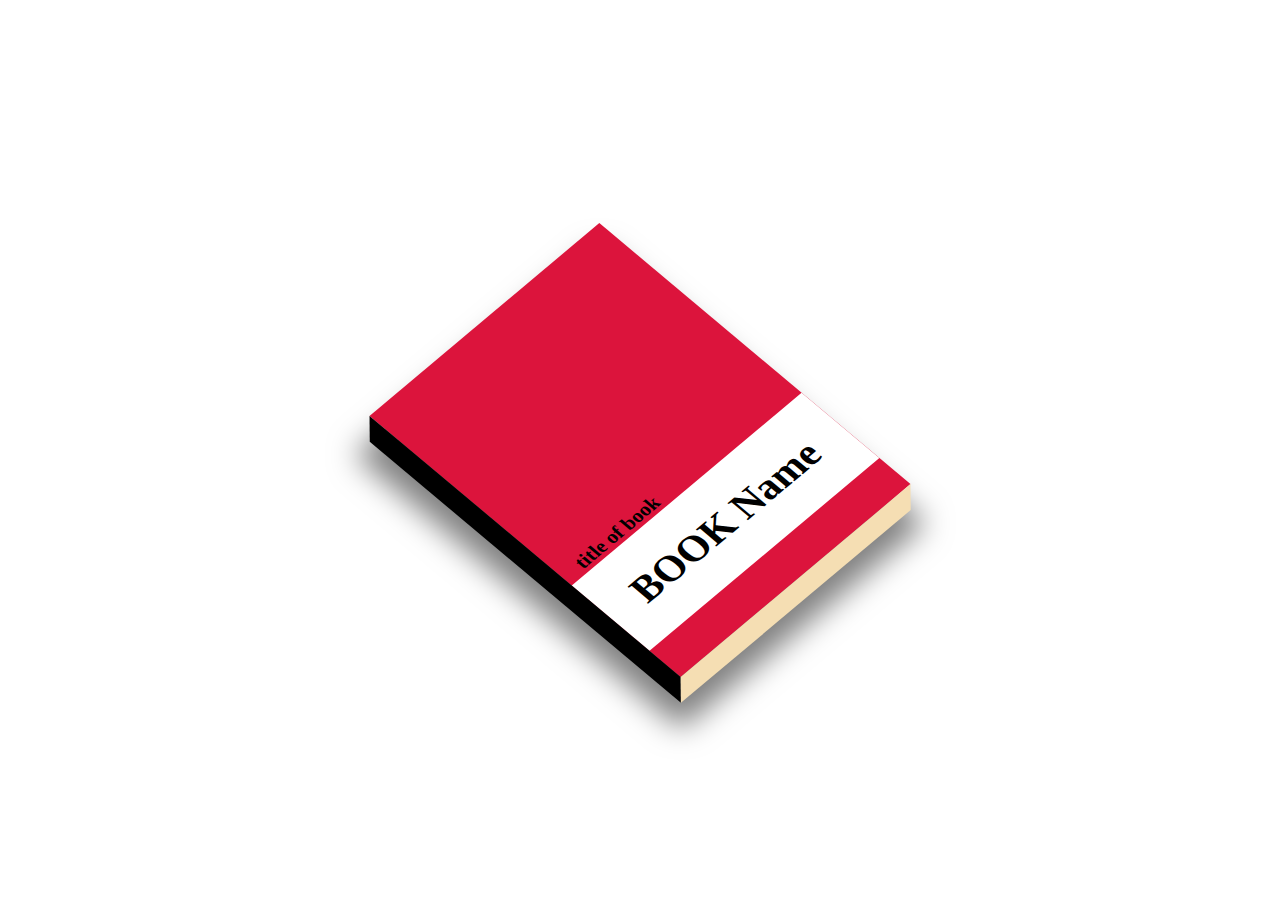
<file: book/index.html>
<!DOCTYPE html>
<html lang="en">

<head>
    <meta charset="UTF-8">
    <meta http-equiv="X-UA-Compatible" content="IE=edge">
    <meta name="viewport" content="width=device-width, initial-scale=1.0">
    <title>BOOK</title>
    <link rel="stylesheet" href="./index.css">

</head>

<body>
    <div class="book">
        <div class="cover">
            <h4>title of book</h4>
            <h1>BOOK Name</h1>
        </div>
    </div>
</body>

</html>
</file>
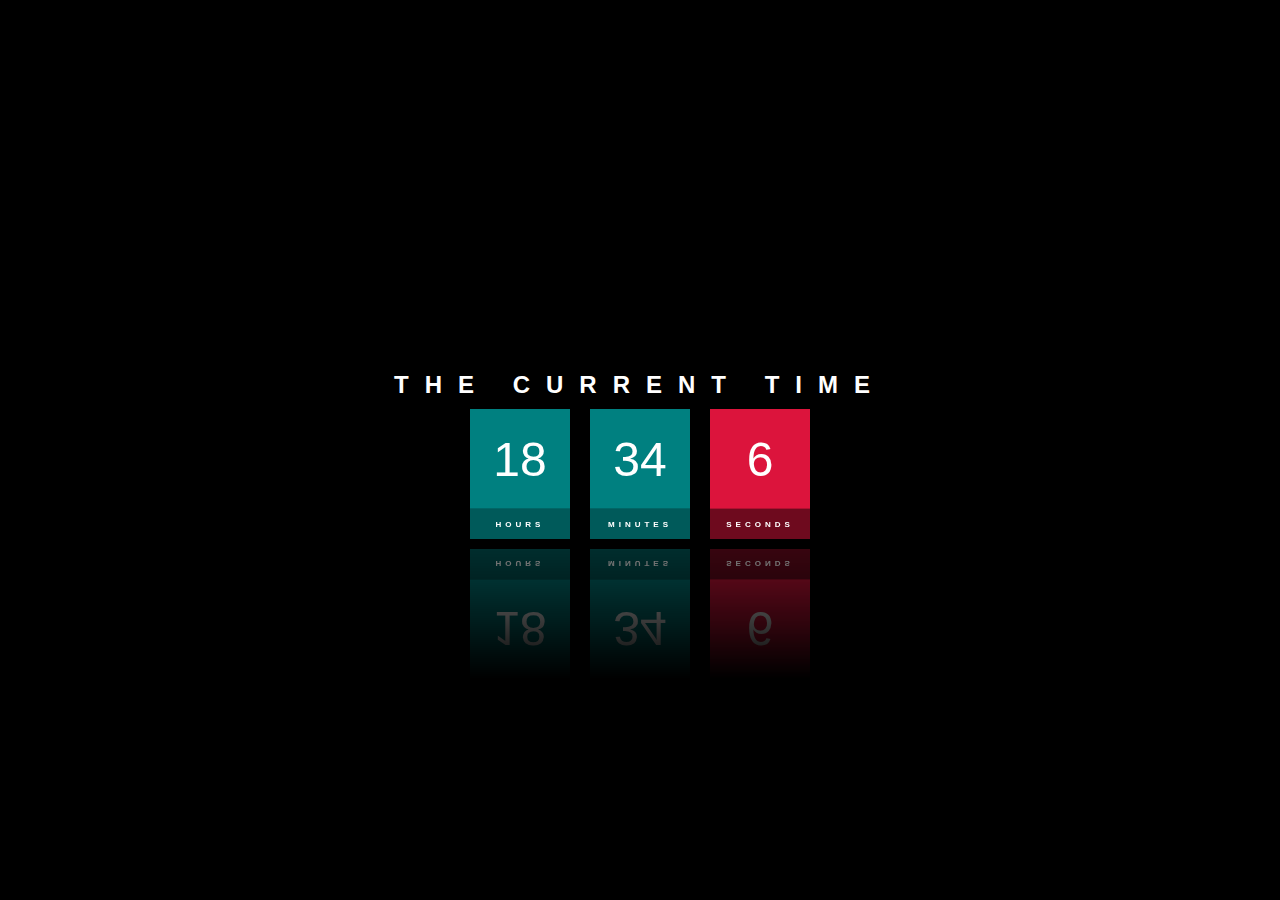
<file: Digital_clock/index.html>
<!DOCTYPE html>
<html lang="en">

<head>
    <meta charset="UTF-8">
    <meta http-equiv="X-UA-Compatible" content="IE=edge">
    <meta name="viewport" content="width=device-width, initial-scale=1.0">
    <title>数字时钟</title>
    <link rel="stylesheet" href="./index.css">
    <script src="./index.js"></script>
</head>

<body>
    <div class="clock">
        <h1>The Current Time</h1>
        <div class="times">
            <div><span id="hour">00</span><span>Hours</span></div>
            <div><span id="minute">00</span><span>Minutes</span></div>
            <div><span id="second">00</span><span>Seconds</span></div>
        </div>
    </div>

</body>

</html>
</file>
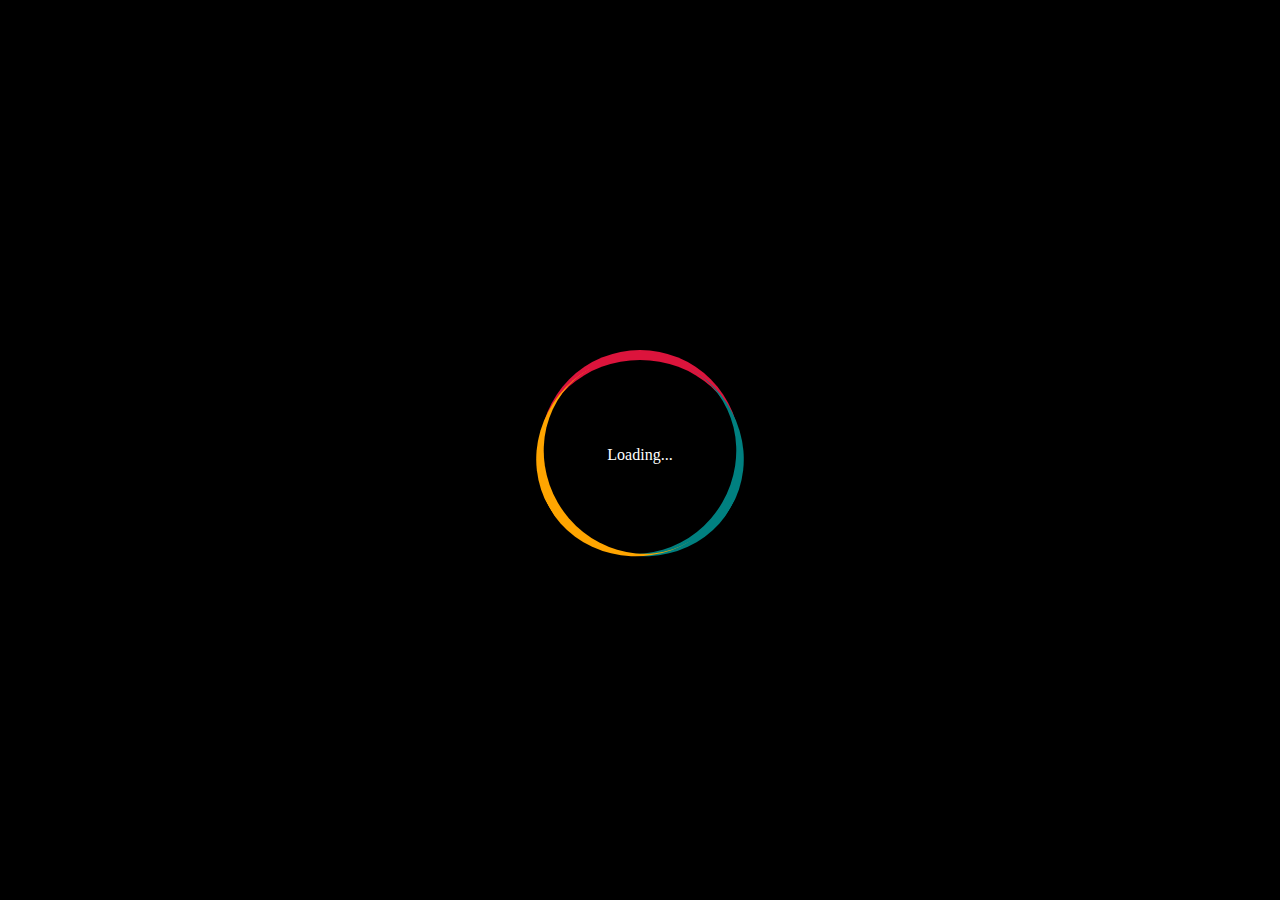
<file: Loading/index.html>
<!DOCTYPE html>
<html lang="en">

<head>
    <meta charset="UTF-8">
    <meta http-equiv="X-UA-Compatible" content="IE=edge">
    <meta name="viewport" content="width=device-width, initial-scale=1.0">
    <title>Loading</title>
    <link rel="stylesheet" href="./index.css">
</head>

<body>
    <div class="loading">
        <span>Loading...</span>
    </div>
</body>

</html>
</file>
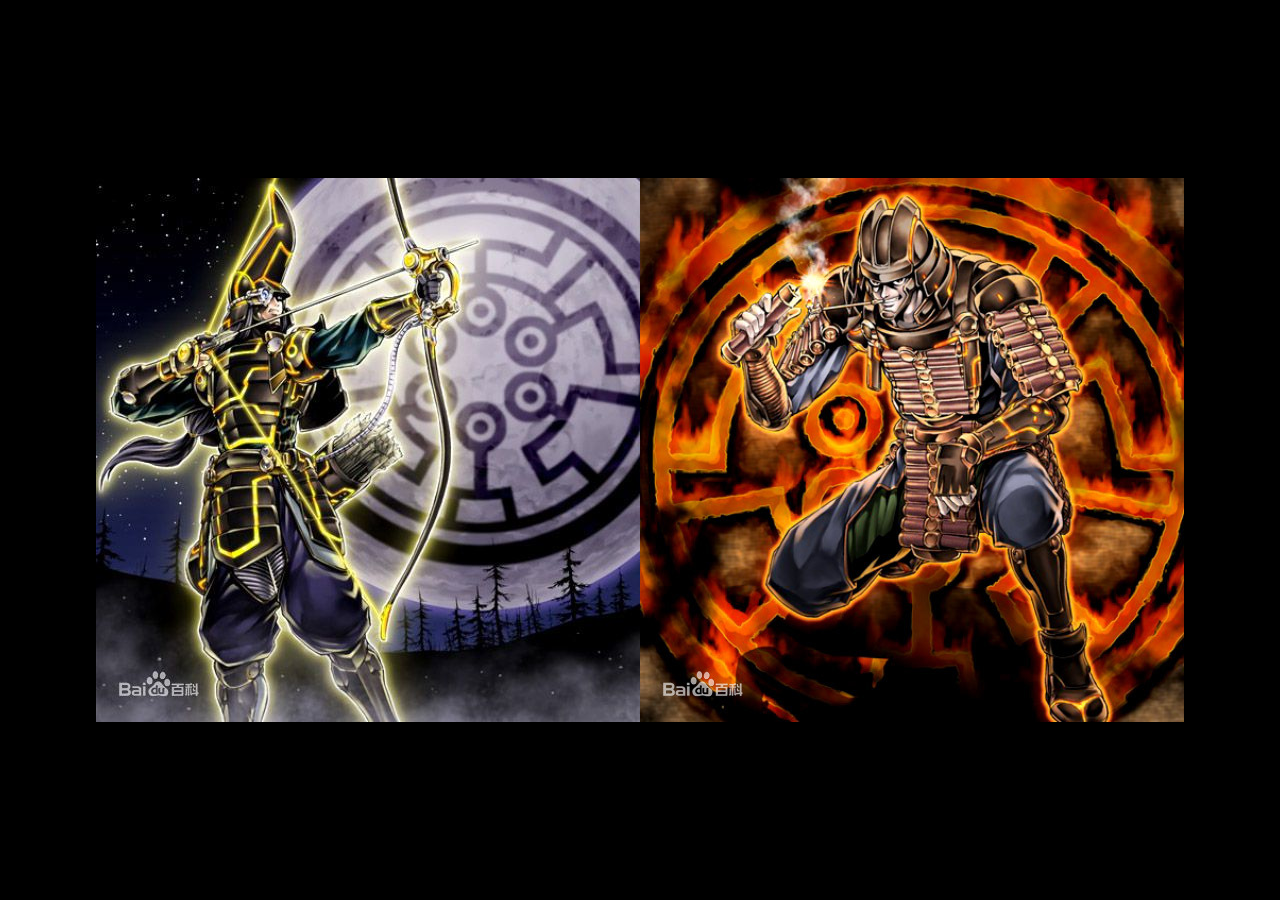
<file: Picture_Slide/index.html>
<!DOCTYPE html>
<html lang="en">

<head>
    <meta charset="UTF-8">
    <meta http-equiv="X-UA-Compatible" content="IE=edge">
    <meta name="viewport" content="width=device-width, initial-scale=1.0">
    <title>slider_pics</title>
    <link rel="stylesheet" href="common.css">
    <style>
        body {
            background-color: black;
        }
        
        .box {
            position: relative;
            height: 544px;
            width: 1088px;
            box-shadow: 5px 5px 10px black;
            overflow: hidden;
        }
        
        li {
            list-style: none;
            float: left;
        }
        
        ul {
            position: absolute;
            top: 0;
            left: 0;
            /* let ul be big enough */
            width: 900%;
            animation: slide 10s linear infinite;
        }
        
        @keyframes slide {
            0% {
                left: 0
            }
            100% {
                left: -3264px
            }
        }
        
        ul:hover {
            animation-play-state: paused;
        }
        
        ul:hover img {
            opacity: 0.5;
        }
        
        li:hover img {
            opacity: 1;
        }
        
        img {
            transition: all 1s;
        }
    </style>
</head>

<body>
    <div class="box">
        <ul>
            <!-- start -->
            <li><img src="images/01.jpeg"></li>
            <li><img src="images/02.jpeg"></li>
            <li><img src="images/03.jpeg"></li>
            <li><img src="images/04.jpeg"></li>
            <li><img src="images/05.jpeg"></li>
            <li><img src="images/06.jpeg"></li>
            <!-- end -->
            <li><img src="images/01.jpeg"></li>
            <li><img src="images/02.jpeg"></li>
        </ul>
    </div>
</body>

</html>
</file>
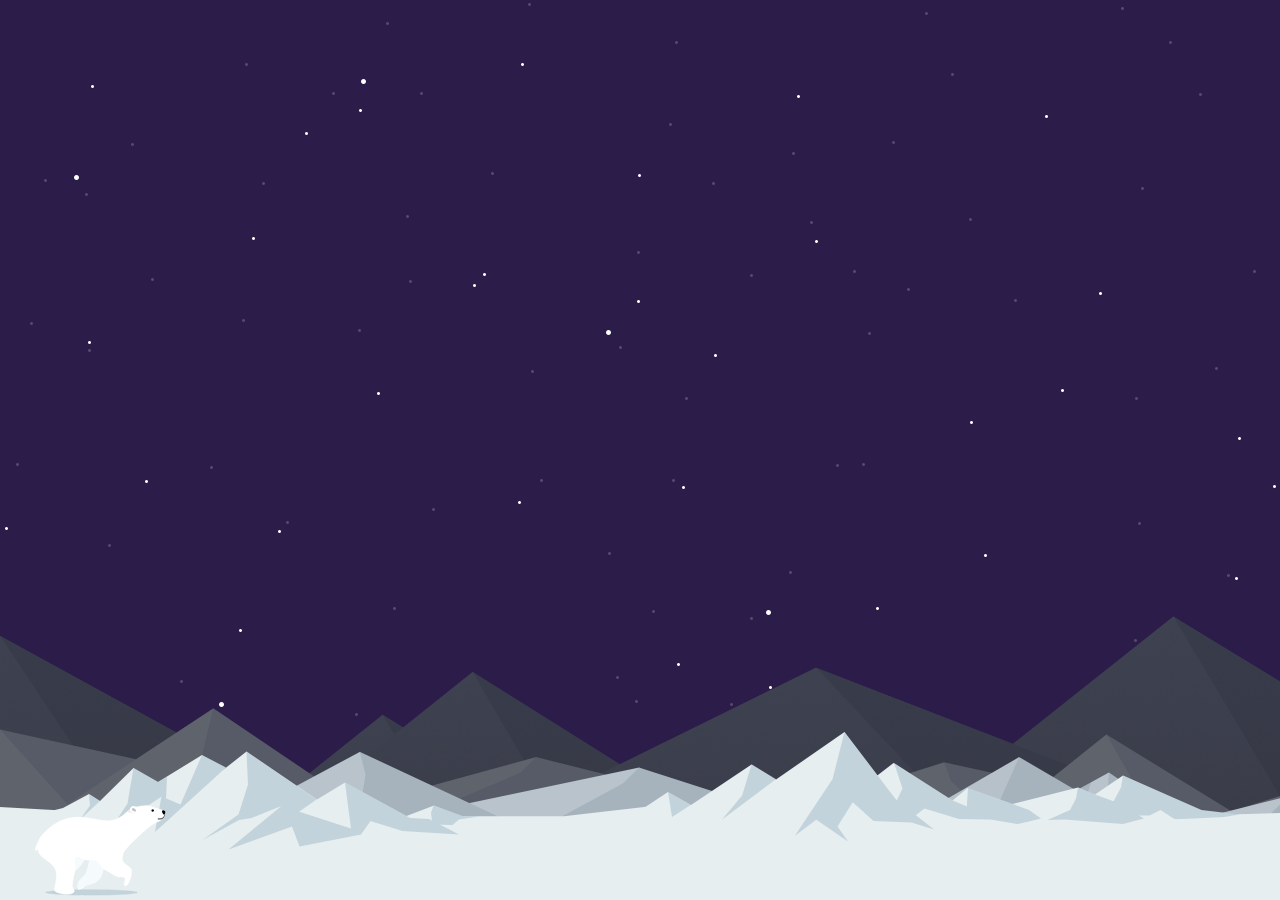
<file: running_bear/index.html>
<!DOCTYPE html>
<html lang="en">

<head>
    <meta charset="UTF-8">
    <meta http-equiv="X-UA-Compatible" content="IE=edge">
    <meta name="viewport" content="width=device-width, initial-scale=1.0">
    <title>running Bear</title>
    <link rel="stylesheet" href="css/bear.css">
    <link rel="stylesheet" href="css/mountain.css">
    <link rel="stylesheet" href="css/light.css">
    <style>
        * {
            margin: 0
        }
        
        body {
            background: #2b1c49 url(./images/bg-space.png);
            min-width: 500px;
        }
    </style>
</head>

<body>
    <div id="mountains">
        <div class="mountain mountain-1"></div>
        <div class="mountain mountain-2"></div>
        <div class="mountain mountain-3"></div>
    </div>

    <div id="bear"></div>

    <div id="lights">
        <div class="light light-1"></div>
        <div class="light light-2"></div>
        <div class="light light-3"></div>
        <div class="light light-4"></div>
        <div class="light light-5"></div>
        <div class="light light-4"></div>
        <div class="light light-3"></div>
        <div class="light light-2"></div>
        <div class="light light-1"></div>
    </div>


</body>

</html>
</file>
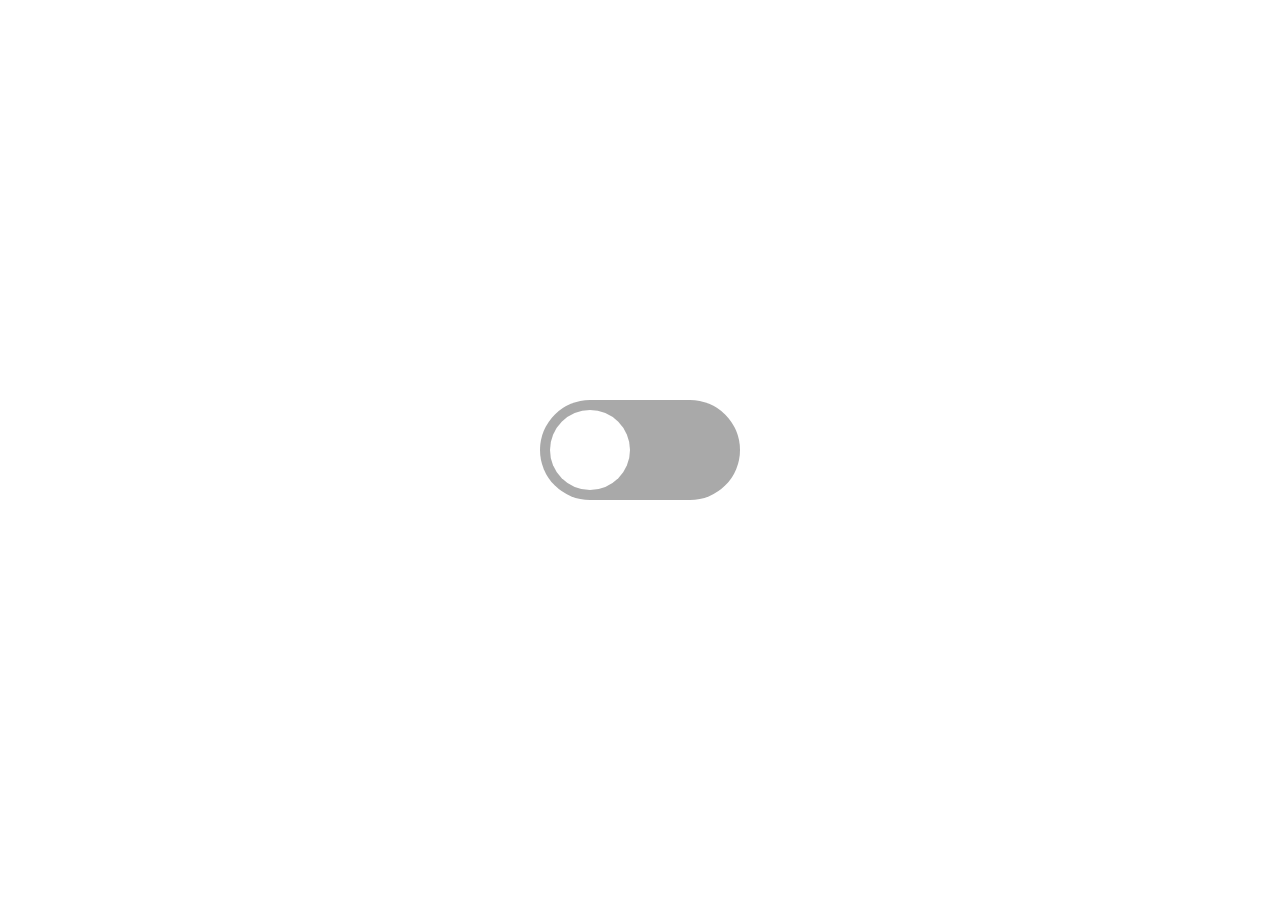
<file: switch_button/index.html>
<!DOCTYPE html>
<html lang="en">

<head>
    <meta charset="UTF-8">
    <meta http-equiv="X-UA-Compatible" content="IE=edge">
    <meta name="viewport" content="width=device-width, initial-scale=1.0">
    <title>Switch</title>
    <link rel="stylesheet" href="common.css">
    <style>
        label {
            transform: scale(2);
            width: 100px;
            height: 50px;
            background-color: darkgray;
            border-radius: 25px;
            position: relative;
            overflow: hidden;
        }
        
        input::after {
            content: '';
            position: absolute;
            top: 5px;
            left: 5px;
            width: 40px;
            height: 40px;
            border-radius: 50%;
            background-color: white;
            visibility: visible;
            transition: all 0.3s;
        }
        
        input {
            visibility: hidden;
        }
        
        input:checked::after {
            transform: translateX(50px);
        }
        
        input::before {
            visibility: visible;
            content: '';
            position: absolute;
            top: 0;
            left: 0;
            width: 100%;
            height: 100%;
            transition: all 0.5s;
        }
        
        input:checked::before {
            background-color: green;
        }
    </style>
</head>

<body>
    <label>
        <input type="checkbox">
    </label>
</body>

</html>
</file>
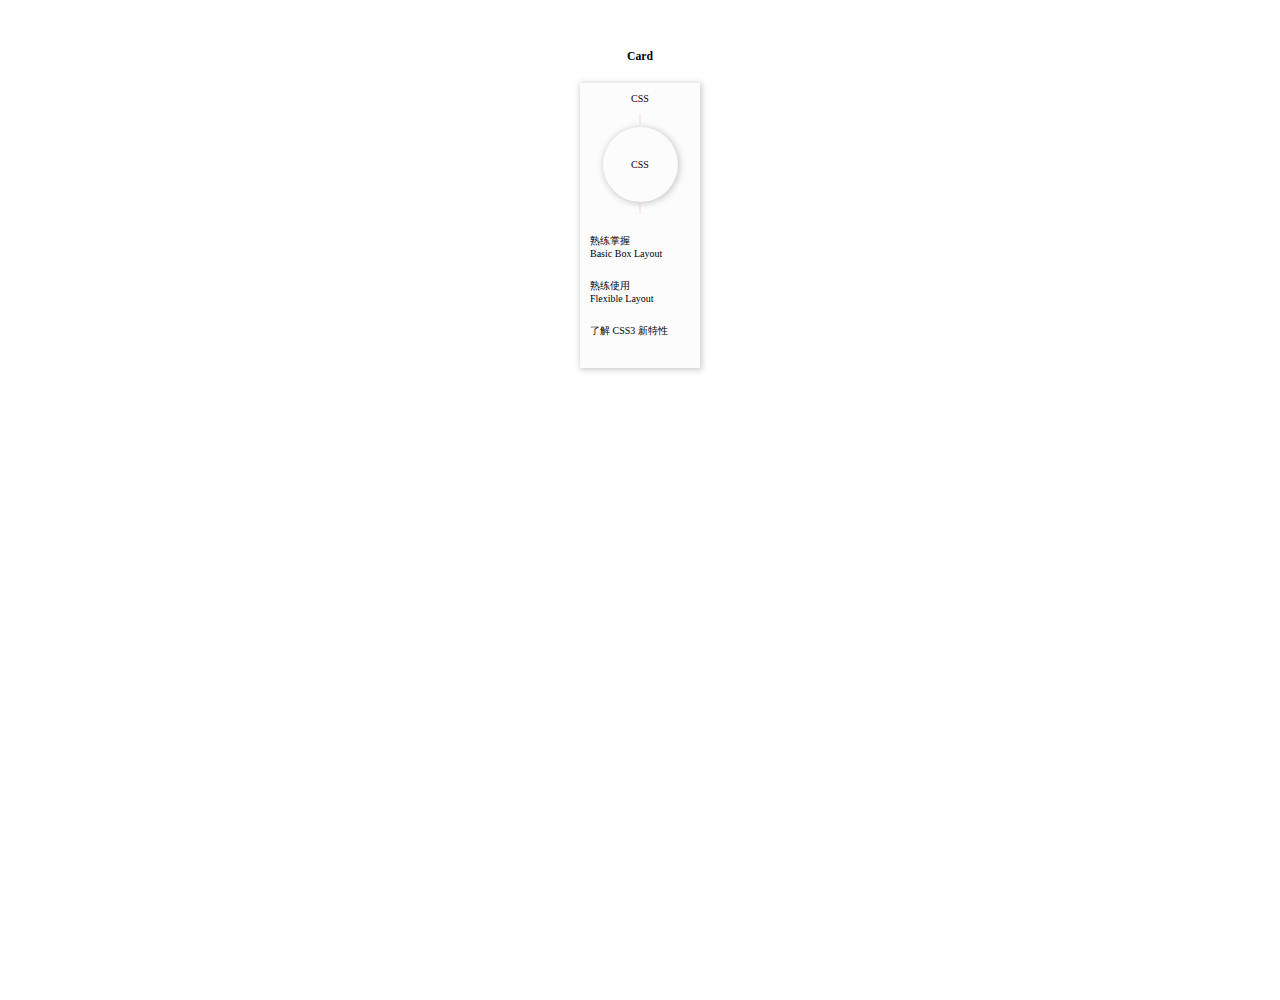
<file: Circle/card.html>
<!DOCTYPE html>
<html lang="en">
  <head>
    <meta charset="UTF-8" />
    <meta http-equiv="X-UA-Compatible" content="IE=edge" />
    <meta name="viewport" content="width=device-width, initial-scale=1.0" />
    <link rel="stylesheet" href="./card.css" />
    <title>Card</title>
    <style>
      * {
        margin: 0;
        padding: 0;
        box-sizing: border-box;
      }
      body {
        display: flex;
        flex-direction: column;
        align-items: center;
        height: 100vh;
        margin:  50px auto;
        font-size: 10px;
      }
      li {
          list-style: none;
      }
      h3 {
          margin-bottom: 20px;
      }
    </style>
  </head>
  <body>
    <h3>Card</h3>

    <div class="card">
        <div class="card_header">
            CSS
        </div>

        <div class="card_main">
            <div class="wraper left">
                <div class="ring"></div>
            </div>
            <div class="wraper right">
                <div class="ring"></div>
            </div>
        </div>
        
        <div class="card_footer">
            <ul>
                <li>熟练掌握 <br> Basic Box Layout</li>
                <li>熟练使用 <br> Flexible Layout</li>
                <li>了解 CSS3 新特性</li>
            </ul>
        </div>
    </div>
  </body>
</html>
</file>
<file: book/index.css>
* {
  margin: 0;
  padding: 0;
  box-sizing: border-box;
}
body {
  display: flex;
  justify-content: center;
  align-items: center;
  height: 100vh;
}
.book {
  width: 300px;
  height: 400px;
  background-color: crimson;
  transform: rotate(-40deg) skew(10deg);
  position: relative;
  box-shadow: -30px 30px 30px 10px rgba(0, 0, 0, 0.5);
  display: flex;
  align-items: flex-end;
  justify-content: center;
  font-weight: 700;
  font-size: 20px;
  padding-bottom: 40px;
}
.book h1 {
  background-color: white;
  width: 300px;
  height: 100px;
  line-height: 100px;
  text-align: center;
}
.book h4 {
  padding-left: 20px;
}
.book::before {
  content: "";
  display: block;
  position: absolute;
  top: 0;
  left: 0;
  height: 100%;
  width: 20px;
  background-color: black;
  transform: skewY(-45deg) translate(-20px, -10px);
}
.book::after {
  content: "";
  display: block;
  position: absolute;
  bottom: 0;
  left: 0;
  height: 20px;
  width: 100%;
  background-color: wheat;
  transform: skewX(-45deg) translate(10px, 20px);
}
</file>
<file: Digital_clock/index.css>
* {
  margin: 0;
  padding: 0;
  box-sizing: border-box;
  font-family: sans-serif, "Open Sans";
}
body {
  display: flex;
  justify-content: center;
  align-items: center;
  height: 100vh;
  background-color: black;
}
h1 {
  color: white;
  text-align: center;
  margin: 10px;
  font-weight: 700;
  font-size: 1.5rem;
  letter-spacing: 1rem;
  text-transform: uppercase;
}
.times {
  display: flex;
  justify-content: center;
  align-items: center;
}
.times div {
  margin: 0 10px;
  display: flex;
  flex-direction: column;
  -webkit-box-reflect: below 10px linear-gradient(transparent, rgba(0, 0, 0, 0.5));
}
.times div span {
  display: flex;
  justify-content: center;
  align-items: center;
  width: 100px;
  height: 100px;
  font-size: 3rem;
  color: white;
  background-color: teal;
  box-shadow: 0 0 0 1px rgba(0, 0, 0, 0.2);
}
.times div span:nth-child(2) {
  height: 30px;
  font-weight: 700;
  font-size: 0.5rem;
  letter-spacing: 0.25rem;
  text-transform: uppercase;
  background-color: rgba(0, 128, 128, 0.7);
}
.times div:nth-child(3) span {
  background-color: crimson;
}
.times div:nth-child(3) span:nth-child(2) {
  background-color: rgba(220, 20, 60, 0.5);
}
</file>
<file: Loading/index.css>
* {
  margin: 0;
  padding: 0;
  box-sizing: border-box;
}
body {
  display: flex;
  justify-content: center;
  align-items: center;
  min-height: 100vh;
  background-color: black;
  color: white;
}
body .loading {
  display: flex;
  justify-content: center;
  align-items: center;
  position: relative;
  height: 200px;
  width: 200px;
  border-radius: 50%;
  border-top: crimson solid 10px;
  animation: round 2s linear infinite;
}
body .loading::before,
body .loading::after {
  content: "";
  position: absolute;
  height: 200px;
  width: 200px;
  border-radius: 50%;
  top: -10px;
  left: 0;
}
body .loading::before {
  border-top: teal solid 10px;
  transform: rotate(120deg);
}
body .loading::after {
  border-top: orange solid 10px;
  transform: rotate(-120deg);
}
body .loading span {
  animation: text 2s linear infinite;
}
@keyframes round {
  100% {
    transform: rotate(360deg);
  }
}
@keyframes text {
  100% {
    transform: rotate(-360deg);
  }
}
</file>
<file: Picture_Slide/common.css>
* {
    padding: 0;
    margin: 0;
}

body {
    height: 100vh;
    display: flex;
    justify-content: center;
    align-items: center;
}
</file>
<file: running_bear/css/bear.css>
/* bear */
 
 #bear {
     position: absolute;
     left: 0;
     bottom: 0;
     z-index: 2222;
     height: 100px;
     width: 200px;
     background: url(../images/bear.png) no-repeat;
     animation: bearRun .7s steps(8) infinite, bearMove 4s linear forwards;
 }
 
 @keyframes bearRun {
     0% {
         background-position: 0 0;
     }
     100% {
         background-position: -1600px;
     }
 }
 
 @keyframes bearMove {
     0% {
         left: 0;
     }
     100% {
         left: 50%;
         transform: translateX(-50%);
     }
 }
</file>
<file: running_bear/css/mountain.css>
#mountains {
    width: 100%;
    height: 30.78125em;
    position: absolute;
    left: 0;
    bottom: 0;
    overflow: hidden;
    animation: mountains-in 0.8s ease-out forwards;
}

.mountain {
    width: 240em;
    position: absolute;
    left: 0;
    bottom: 0;
}

.mountain-1 {
    height: 10.5em;
    z-index: 3;
    background: url(../images/bg-mountain-1.png) repeat-x;
    background-size: auto 100%;
    animation: moving 100s linear 0.8s infinite;
}

.mountain-2 {
    height: 12em;
    z-index: 2;
    background: url(../images/bg-mountain-2.png) repeat-x;
    background-size: auto 100%;
    animation: moving 160s linear 0.8s infinite;
}

.mountain-3 {
    height: 17.78125em;
    z-index: 1;
    background: url(../images/bg-mountain-3.png) repeat-x;
    background-size: auto 110%;
    animation: moving 360s linear 0.8s infinite;
}

@keyframes moving {
    0% {
        background-position: 0;
    }
    100% {
        background-position: -3840px;
    }
}
</file>
<file: running_bear/css/light.css>
/*极光的样式*/

.light {
    width: 100%;
    height: 100%;
    position: absolute;
    left: 0;
    top: 0;
    opacity: 0;
    z-index: 2;
}

@keyframes lights {
    0% {
        opacity: 0;
    }
    14% {
        opacity: 1;
    }
    28% {
        opacity: 0;
    }
    100% {
        opacity: 0;
    }
}


/*极光的规律就是透明度的变化，运动时间为7s，每张图片的间隔是0.5s，所以要连贯起来，需要至少14张图片。*/

.light-1 {
    background: url(../images/bg-aurora-1.png) no-repeat center;
    background-size: cover;
    animation: lights 5s linear infinite;
}

.light-2 {
    background: url(../images/bg-aurora-2.png) no-repeat center;
    background-size: cover;
    animation: lights 3s linear infinite;
}

.light-3 {
    background: url(../images/bg-aurora-3.png) no-repeat center;
    background-size: cover;
    animation: lights 6s linear 1.2s infinite;
}

.light-4 {
    background: url(../images/bg-aurora-4.png) no-repeat center;
    background-size: cover;
    animation: lights 3s linear 1.7s infinite;
}

.light-5 {
    background: url(../images/bg-aurora-5.png) no-repeat center;
    background-size: cover;
    animation: lights 5s linear 2.2s infinite;
}
</file>
<file: switch_button/common.css>
* {
    padding: 0;
    margin: 0;
}

body {
    height: 100vh;
    display: flex;
    justify-content: center;
    align-items: center;
}
</file>
<file: Circle/card.css>
.card {
  display: flex;
  flex-direction: column;
  width: 120px;
  box-shadow: 1px 1px 6px 1px #ccc;
  background-color: rgba(250, 250, 250, 0.5);
}
.card .card_header {
  text-align: center;
  margin-top: 10px;
  margin-bottom: 10px;
}
.card .card_main {
  display: flex;
  justify-content: center;
  align-items: center;
  position: relative;
  height: 100px;
  width: 100%;
}
.card .card_main::before {
  content: "CSS";
  position: absolute;
  border-radius: 50%;
  height: 75px;
  width: 75px;
  text-align: center;
  line-height: 75px;
  box-shadow: 1px 1px 6px 1px #ccc;
}
.card .card_main .wraper {
  width: 50px;
  height: 100%;
  overflow: hidden;
  position: relative;
}
.card .card_main .wraper .ring {
  position: absolute;
  top: 0;
  height: 100px;
  width: 100px;
  border: 10px solid transparent;
  border-radius: 50%;
}
.card .card_main .right .ring {
  top: 0;
  right: 0;
  border-top: 10px solid red;
  border-right: 10px solid red;
  transform: rotate(-135deg);
  animation: cycleRightRing 1s linear forwards;
}
.card .card_main .left .ring {
  border-bottom: 10px solid red;
  border-left: 10px solid red;
  transform: rotate(-135deg);
  animation: cycleLeftRing  1s linear forwards;
  animation-delay: 1s;
}
.card .card_footer {
  margin-top: 10px;
  padding: 0 5px 20px;
}
.card .card_footer li {
  padding: 10px 5px;
}
@keyframes cycleRightRing {
  0% {
    -webkit-transform: rotate(-134deg);
  }
  100% {
    -webkit-transform: rotate(45deg);
  }
}
@keyframes cycleLeftRing {
  0% {
    -webkit-transform: rotate(-136deg);
  }
  100% {
    -webkit-transform: rotate(-45deg);
  }
}
</file>
